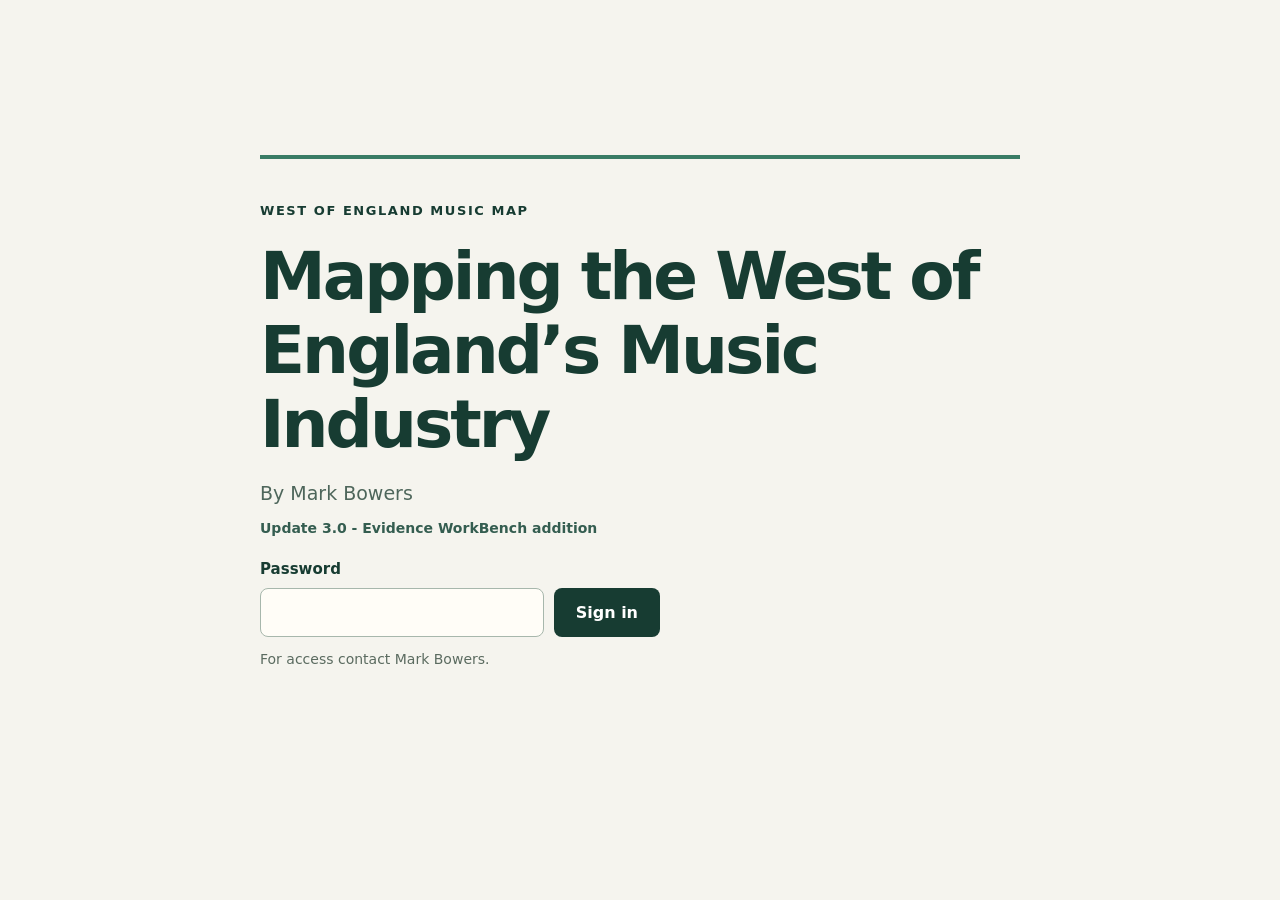
<file: index.html>
<!doctype html>
<html lang="en-GB">
<head>
<meta charset="utf-8">
<meta name="viewport" content="width=device-width, initial-scale=1">
<meta name="description" content="Mapping the West of England’s Music Industry. By Mark Bowers.">
<meta name="theme-color" content="#f5f4ee">
<title>West of England Music Map | Sign in</title>
<style>
*{box-sizing:border-box}body{margin:0;min-height:100svh;display:grid;place-items:center;padding:32px 24px;background:#f5f4ee;color:#173c32;font-family:system-ui,-apple-system,BlinkMacSystemFont,"Segoe UI",sans-serif}main{width:100%;max-width:760px;padding:44px 0;border-top:4px solid #397c65}.eyebrow{margin:0 0 22px;font-size:13px;font-weight:650;letter-spacing:.12em;text-transform:uppercase}h1{margin:0 0 20px;max-width:730px;font-size:clamp(38px,6.7vw,66px);font-weight:650;line-height:1.12;letter-spacing:-.045em}.byline{margin:0 0 44px;font-size:19px;color:#4e665b}form{max-width:400px}label{display:block;margin:0 0 10px;font-weight:600;font-size:15px}.entry{display:flex;gap:10px}input{min-width:0;width:100%;border:1px solid #a7b7ac;border-radius:8px;background:#fffdf7;padding:14px;font:inherit;color:#173c32}button{border:0;border-radius:8px;padding:14px 22px;background:#173c32;color:white;font:inherit;font-weight:600;white-space:nowrap;cursor:pointer}button:disabled{opacity:.6;cursor:wait}input:focus-visible,button:focus-visible{outline:3px solid #d7a737;outline-offset:3px}.help{margin:14px 0 0;color:#5b6b60;font-size:14px}.message{min-height:24px;margin:10px 0 0;font-size:14px;color:#983c28}@media(max-width:480px){main{padding:30px 0}.entry{flex-direction:column}.byline{margin-bottom:32px}}
.byline{margin-bottom:16px}.release-note{margin:0 0 24px;color:#345d50;font-size:.875rem;font-weight:650}
</style>
</head>
<body>
<main>
<p class="eyebrow">West of England Music Map</p>
<h1>Mapping the West of England’s Music Industry</h1>
<p class="byline">By Mark Bowers</p>
<p class="release-note">Update 3.0 - Evidence WorkBench addition</p>
<form id="sign-in">
<label for="password">Password</label>
<div class="entry"><input id="password" type="password" autocomplete="current-password" required aria-describedby="message"><button id="submit" type="submit">Sign in</button></div>
<p class="help">For access contact Mark Bowers.</p>
<p id="message" class="message" role="status" aria-live="polite"></p>
</form>
<noscript>Enable JavaScript to sign in to the map.</noscript>
</main>
<script>
const form=document.getElementById('sign-in'),password=document.getElementById('password'),button=document.getElementById('submit'),message=document.getElementById('message');
const bytes=value=>Uint8Array.from(atob(value),c=>c.charCodeAt(0));
form.addEventListener('submit',async event=>{
  event.preventDefault();button.disabled=true;button.textContent='Opening…';message.textContent='';
  let payload;
  try{const response=await fetch('map.enc.json',{cache:'no-store'});if(!response.ok)throw new Error();payload=await response.json();}
  catch{message.textContent='The map could not load. Please try again.';button.disabled=false;button.textContent='Sign in';return;}
  try{
    const material=await crypto.subtle.importKey('raw',new TextEncoder().encode(password.value),'PBKDF2',false,['deriveKey']);
    const key=await crypto.subtle.deriveKey({name:'PBKDF2',salt:bytes(payload.salt),iterations:payload.iterations,hash:'SHA-256'},material,{name:'AES-GCM',length:256},false,['decrypt']);
    const clear=await crypto.subtle.decrypt({name:'AES-GCM',iv:bytes(payload.iv)},key,bytes(payload.ciphertext));
    password.value='';document.open();document.write(new TextDecoder().decode(clear));document.close();
  }catch{message.textContent='That password is not correct. Please try again.';button.disabled=false;button.textContent='Sign in';password.focus();password.select();}
});
</script>
</body>
</html>
</file>
